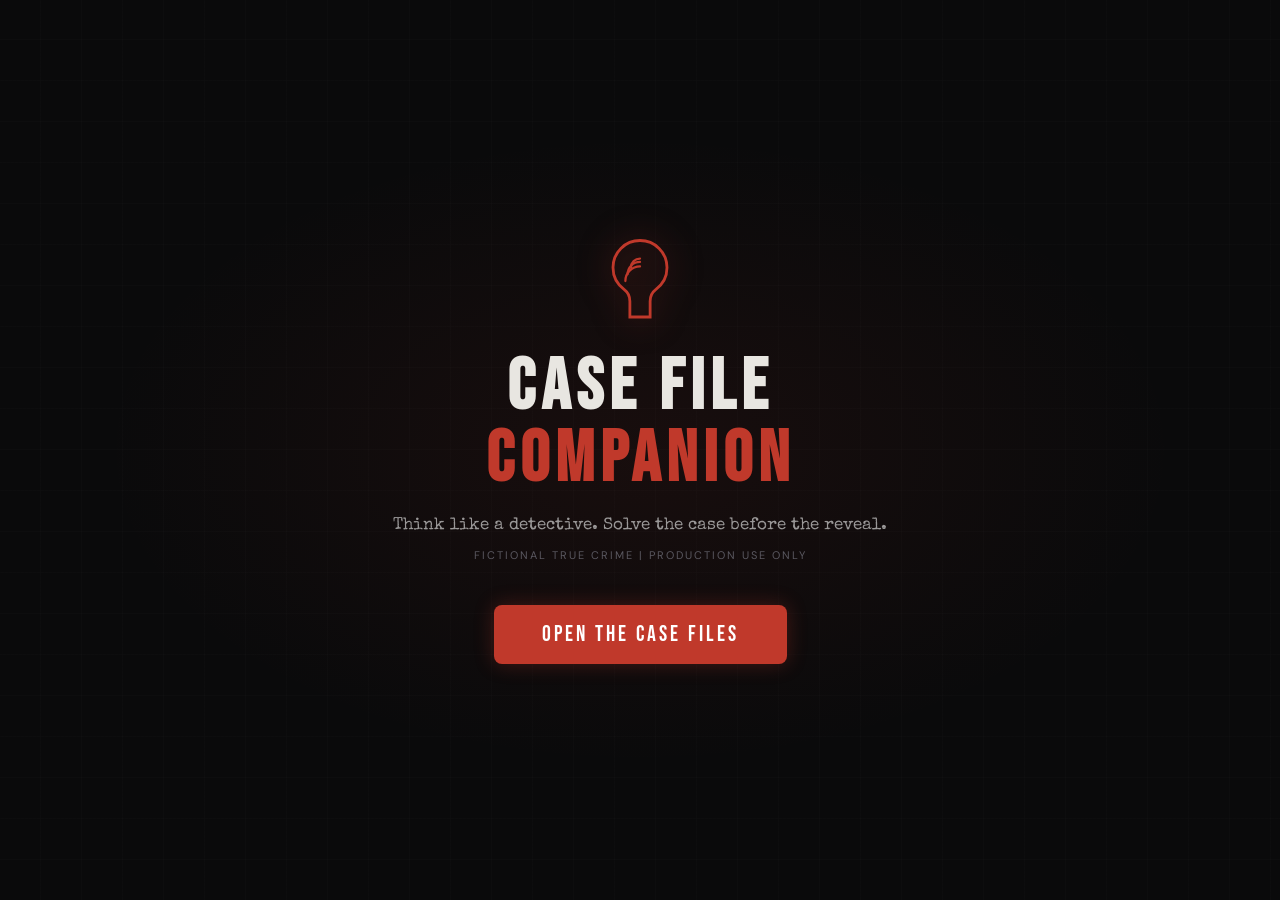
<file: index.html>
<!DOCTYPE html>
<html lang="en">
<head>
  <meta charset="UTF-8" />
  <meta name="viewport" content="width=device-width, initial-scale=1.0" />
  <title>Case File Companion | Fictional True Crime</title>
  <link rel="stylesheet" href="style.css" />
  <link href="https://fonts.googleapis.com/css2?family=Bebas+Neue&family=Special+Elite&family=DM+Sans:wght@300;400;500;600&display=swap" rel="stylesheet" />
</head>
<body>

<!-- SPLASH SCREEN -->
<div id="splash" class="splash">
  <div class="splash-inner">
    <div class="splash-logo">
      <svg class="splash-fp" viewBox="0 0 60 80" fill="none" xmlns="http://www.w3.org/2000/svg">
        <path d="M30 4C16.7 4 6 14.7 6 28c0 8.2 4.1 15.4 10.3 19.8C19.5 50.2 21 54 21 58v14h18V58c0-4 1.5-7.8 4.7-10.2C49.9 43.4 54 36.2 54 28 54 14.7 43.3 4 30 4z" stroke="#c0392b" stroke-width="2.5" fill="none"/>
        <path d="M22 28c0-4.4 3.6-8 8-8" stroke="#c0392b" stroke-width="2" stroke-linecap="round"/>
        <path d="M19 34c0-6.1 4.9-11 11-11" stroke="#c0392b" stroke-width="2" stroke-linecap="round"/>
        <path d="M17 40c0-7.2 5.8-13 13-13" stroke="#c0392b" stroke-width="2" stroke-linecap="round"/>
      </svg>
    </div>
    <h1 class="splash-title">CASE FILE<br/><span>COMPANION</span></h1>
    <p class="splash-sub">Think like a detective. Solve the case before the reveal.</p>
    <p class="splash-tag">Fictional True Crime | Production Use Only</p>
    <button class="splash-btn" onclick="enterApp()">OPEN THE CASE FILES</button>
  </div>
</div>

<!-- MAIN APP -->
<div id="app" class="app hidden">

  <!-- SIDEBAR -->
  <aside class="sidebar">
    <div class="sidebar-brand">
      <svg class="brand-fp" viewBox="0 0 40 54" fill="none">
        <path d="M20 3C11.2 3 4 10.2 4 19c0 5.5 2.7 10.3 6.9 13.2C13 34 14 36.8 14 39.5V51h12V39.5c0-2.7 1-5.5 3.1-7.3C33.3 29.3 36 24.5 36 19 36 10.2 28.8 3 20 3z" stroke="#c0392b" stroke-width="2" fill="none"/>
        <path d="M14.5 19c0-3 2.5-5.5 5.5-5.5" stroke="#c0392b" stroke-width="1.8" stroke-linecap="round"/>
        <path d="M12 23c0-4.4 3.6-8 8-8" stroke="#c0392b" stroke-width="1.8" stroke-linecap="round"/>
      </svg>
      <div class="brand-text">
        <span class="brand-name">CASE FILE</span>
        <span class="brand-sub">COMPANION</span>
      </div>
    </div>

    <nav class="sidebar-nav">
      <a class="nav-item active" onclick="showView('dashboard')" data-view="dashboard">
        <span class="nav-icon">&#9783;</span> Dashboard
      </a>
      <a class="nav-item" onclick="showView('cases')" data-view="cases">
        <span class="nav-icon">&#128193;</span> Cases
      </a>
      <a class="nav-item" onclick="showView('evidence')" data-view="evidence">
        <span class="nav-icon">&#128269;</span> Evidence
      </a>
      <a class="nav-item" onclick="showView('suspects')" data-view="suspects">
        <span class="nav-icon">&#128100;</span> Suspects
      </a>
      <a class="nav-item" onclick="showView('hints')" data-view="hints">
        <span class="nav-icon">&#128161;</span> Hints
      </a>
      <a class="nav-item" onclick="showView('stats')" data-view="stats">
        <span class="nav-icon">&#128202;</span> Stats
      </a>
      <a class="nav-item" href="verdict.html" style="margin-top:auto; border-top:1px solid var(--border); padding-top:14px;">
        <span class="nav-icon">&#9997;</span> Verdict Card
      </a>
    </nav>

    <div class="sidebar-footer">
      <span class="sidebar-footer-text">Built for Fictional True Crime<br/>YouTube Production</span>
      <span class="prod-badge">PRODUCTION USE ONLY</span>
    </div>
  </aside>

  <!-- MAIN CONTENT -->
  <main class="main-content">

    <!-- TOP BAR -->
    <header class="topbar">
      <div class="topbar-left" id="topbar-title">Dashboard</div>
      <div class="topbar-right">
        <span class="diff-label">DIFFICULTY</span>
        <span class="diff-badge" id="diff-badge">MEDIUM</span>
        <button class="how-btn" onclick="toggleHowItWorks()">? How It Works</button>
      </div>
    </header>

    <!-- HOW IT WORKS PANEL -->
    <div id="how-panel" class="how-panel hidden">
      <button class="how-close" onclick="toggleHowItWorks()">&#x2715;</button>
      <h3>How The Case File Companion Works</h3>
      <ol>
        <li>Pick a case from the <strong>Cases</strong> tab.</li>
        <li>Read the story, review evidence, and study suspects.</li>
        <li>Use hints wisely — each one narrows down your options.</li>
        <li>Submit your theory in the right panel. Name the perpetrator and state your motive.</li>
        <li>Get graded instantly with our forensic scoring system.</li>
        <li>Higher difficulty cases have fewer exposed clues and harder grading.</li>
      </ol>
    </div>

    <!-- VIEWS -->
    <div id="view-dashboard" class="view active-view">
      <div class="dashboard-grid">
        <div class="stat-card">
          <div class="stat-num" id="stat-total">6</div>
          <div class="stat-label">Total Cases</div>
        </div>
        <div class="stat-card accent">
          <div class="stat-num" id="stat-solved">0</div>
          <div class="stat-label">Cases Solved</div>
        </div>
        <div class="stat-card">
          <div class="stat-num" id="stat-hints">0</div>
          <div class="stat-label">Hints Used</div>
        </div>
        <div class="stat-card danger">
          <div class="stat-num" id="stat-score">0%</div>
          <div class="stat-label">Avg Score</div>
        </div>
      </div>

      <h2 class="section-heading">ACTIVE CASES</h2>
      <div class="case-list" id="dashboard-case-list"></div>
    </div>

    <div id="view-cases" class="view">
      <h2 class="section-heading">ALL CASE FILES</h2>
      <div class="case-list" id="all-case-list"></div>
    </div>

    <div id="view-case-detail" class="view case-detail-view">
      <!-- dynamically populated -->
    </div>

    <div id="view-evidence" class="view">
      <h2 class="section-heading">EVIDENCE ARCHIVE</h2>
      <p class="dim-text">Select a case to view its specific evidence, or browse all below.</p>
      <div id="evidence-archive" class="evidence-grid"></div>
    </div>

    <div id="view-suspects" class="view">
      <h2 class="section-heading">SUSPECT PROFILES</h2>
      <div id="suspect-list" class="suspect-grid"></div>
    </div>

    <div id="view-hints" class="view">
      <h2 class="section-heading">HINT VAULT</h2>
      <p class="dim-text">Hints are revealed per case when you open a case file.</p>
      <div id="hint-vault" class="hint-grid"></div>
    </div>

    <div id="view-stats" class="view">
      <h2 class="section-heading">YOUR DETECTIVE STATS</h2>
      <div id="stats-panel" class="stats-layout"></div>
    </div>

  </main>

  <!-- RIGHT PANEL (Theory + Progress) -->
  <aside class="right-panel" id="right-panel">
    <div class="theory-box">
      <h3 class="panel-heading"><span class="icon-pulse">&#128161;</span> YOUR THEORY</h3>
      <p class="panel-sub" id="theory-prompt">Select a case first, then submit your theory.</p>
      <textarea id="theory-input" class="theory-textarea" placeholder="Who did it? What was the motive? How?" maxlength="600"></textarea>
      <div class="char-count"><span id="char-count">0</span> / 600</div>

      <div class="suspect-select-wrap">
        <label class="select-label">Name the Perpetrator</label>
        <select id="suspect-select" class="suspect-select">
          <option value="">Select a case first...</option>
        </select>
      </div>

      <button class="submit-btn" onclick="submitTheory()">&#128373; SUBMIT THEORY</button>
    </div>

    <div class="progress-box" id="progress-box">
      <h3 class="panel-heading">CASE PROGRESS</h3>
      <div class="progress-bar-wrap">
        <div class="progress-bar-track">
          <div class="progress-bar-fill" id="progress-fill" style="width:0%"></div>
        </div>
        <span class="progress-pct" id="progress-pct">0%</span>
      </div>

      <div class="result-box hidden" id="result-box">
        <div class="result-grade" id="result-grade"></div>
        <div class="result-msg" id="result-msg"></div>
        <div class="result-score-wrap">
          <div class="donut-wrap">
            <svg class="donut" viewBox="0 0 80 80">
              <circle class="donut-track" cx="40" cy="40" r="32" />
              <circle class="donut-fill" id="donut-fill" cx="40" cy="40" r="32" stroke-dasharray="0 201" />
            </svg>
            <span class="donut-pct" id="donut-pct">0%</span>
          </div>
          <div class="result-details">
            <div class="result-nailed" id="result-nailed"></div>
            <div class="result-missed" id="result-missed"></div>
          </div>
        </div>
        <button class="hint-btn" onclick="revealNextHint()" id="hint-action-btn">&#128161; VIEW HINT</button>
      </div>

      <blockquote class="panel-quote">"The truth is always in the details. Keep questioning everything."</blockquote>
    </div>
  </aside>

</div>

<script src="script.js"></script>
</body>
</html>
</file>
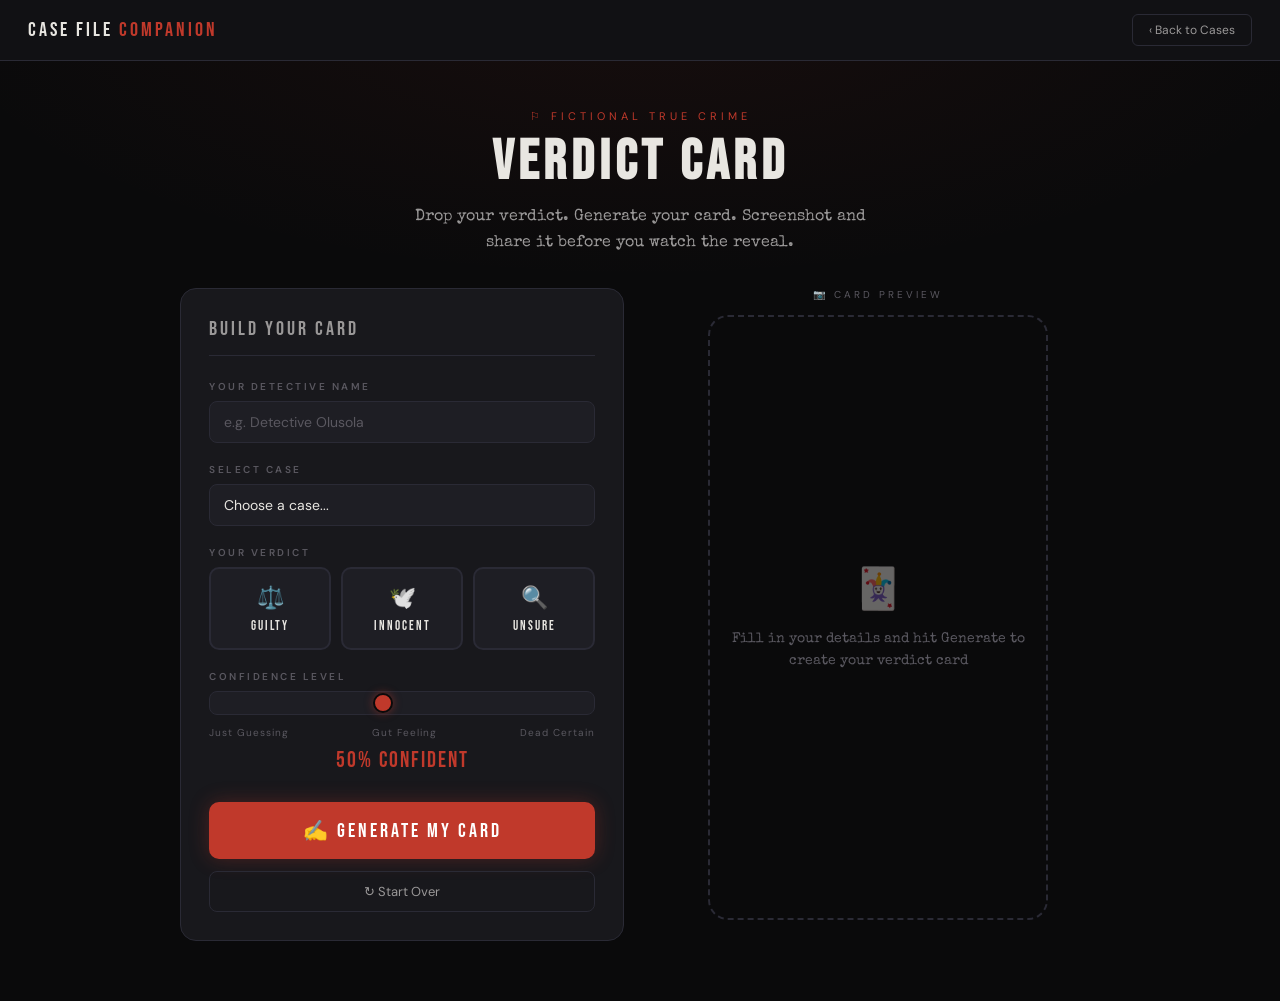
<file: verdict.html>
<!DOCTYPE html>
<html lang="en">
<head>
  <meta charset="UTF-8" />
  <meta name="viewport" content="width=device-width, initial-scale=1.0" />
  <title>Verdict Card Generator | Fictional True Crime</title>
  <link href="https://fonts.googleapis.com/css2?family=Bebas+Neue&family=Special+Elite&family=DM+Sans:wght@300;400;500;600&display=swap" rel="stylesheet" />
  <style>
    *, *::before, *::after { box-sizing: border-box; margin: 0; padding: 0; }

    :root {
      --bg: #0a0a0b;
      --bg-card: #18181c;
      --bg-input: #1e1e24;
      --border: #2a2a35;
      --red: #c0392b;
      --red-bright: #e74c3c;
      --amber: #d4a017;
      --green: #27ae60;
      --text: #e8e6e1;
      --text-dim: #5a5860;
      --text-mid: #9a9898;
      --font-d: 'Bebas Neue', cursive;
      --font-t: 'Special Elite', cursive;
      --font-b: 'DM Sans', sans-serif;
    }

    body {
      background: var(--bg);
      font-family: var(--font-b);
      color: var(--text);
      min-height: 100vh;
      padding: 0;
      background-image: radial-gradient(ellipse 80% 40% at 50% 0%, rgba(192,57,43,0.07) 0%, transparent 70%);
    }

    /* TOP NAV */
    .topnav {
      background: #111114;
      border-bottom: 1px solid var(--border);
      padding: 14px 28px;
      display: flex;
      align-items: center;
      justify-content: space-between;
    }

    .nav-brand {
      font-family: var(--font-d);
      font-size: 20px;
      letter-spacing: 3px;
      color: var(--text);
    }

    .nav-brand span { color: var(--red); }

    .nav-back {
      background: transparent;
      border: 1px solid var(--border);
      color: var(--text-mid);
      padding: 7px 16px;
      border-radius: 6px;
      font-size: 12px;
      cursor: pointer;
      text-decoration: none;
      transition: all 0.15s;
      font-family: var(--font-b);
    }

    .nav-back:hover { border-color: var(--red); color: var(--text); }

    /* HERO */
    .hero {
      text-align: center;
      padding: 48px 20px 32px;
    }

    .hero-eyebrow {
      font-size: 11px;
      letter-spacing: 4px;
      color: var(--red);
      text-transform: uppercase;
      margin-bottom: 12px;
    }

    .hero-title {
      font-family: var(--font-d);
      font-size: 56px;
      letter-spacing: 5px;
      line-height: 1;
      margin-bottom: 14px;
    }

    .hero-sub {
      font-family: var(--font-t);
      color: var(--text-mid);
      font-size: 16px;
      max-width: 480px;
      margin: 0 auto;
      line-height: 1.6;
    }

    /* MAIN LAYOUT */
    .main {
      max-width: 960px;
      margin: 0 auto;
      padding: 0 20px 60px;
      display: grid;
      grid-template-columns: 1fr 1fr;
      gap: 32px;
      align-items: start;
    }

    /* FORM PANEL */
    .form-panel {
      background: var(--bg-card);
      border: 1px solid var(--border);
      border-radius: 16px;
      padding: 28px;
    }

    .panel-title {
      font-family: var(--font-d);
      font-size: 20px;
      letter-spacing: 3px;
      color: var(--text-mid);
      margin-bottom: 24px;
      padding-bottom: 14px;
      border-bottom: 1px solid var(--border);
    }

    .field {
      margin-bottom: 20px;
    }

    .field label {
      display: block;
      font-size: 10px;
      letter-spacing: 2.5px;
      color: var(--text-dim);
      text-transform: uppercase;
      margin-bottom: 8px;
      font-weight: 600;
    }

    .field input,
    .field select {
      width: 100%;
      background: var(--bg-input);
      border: 1px solid var(--border);
      border-radius: 8px;
      color: var(--text);
      font-family: var(--font-b);
      font-size: 14px;
      padding: 11px 14px;
      outline: none;
      transition: border-color 0.15s;
      -webkit-appearance: none;
    }

    .field input:focus,
    .field select:focus { border-color: var(--red); }

    .field input::placeholder { color: var(--text-dim); }

    .field select option { background: #1e1e24; }

    /* VERDICT BUTTONS */
    .verdict-grid {
      display: grid;
      grid-template-columns: repeat(3, 1fr);
      gap: 10px;
    }

    .verdict-btn {
      background: var(--bg-input);
      border: 2px solid var(--border);
      border-radius: 10px;
      padding: 14px 8px;
      cursor: pointer;
      text-align: center;
      transition: all 0.2s;
      font-family: var(--font-b);
    }

    .verdict-btn:hover { border-color: var(--red); }

    .verdict-btn.selected-guilty {
      background: rgba(192,57,43,0.15);
      border-color: var(--red);
    }

    .verdict-btn.selected-innocent {
      background: rgba(39,174,96,0.15);
      border-color: var(--green);
    }

    .verdict-btn.selected-undecided {
      background: rgba(212,160,23,0.15);
      border-color: var(--amber);
    }

    .verdict-icon { font-size: 22px; margin-bottom: 6px; }

    .verdict-label {
      font-family: var(--font-d);
      font-size: 13px;
      letter-spacing: 2px;
      color: var(--text);
    }

    /* CONFIDENCE SLIDER */
    .slider-wrap {
      position: relative;
    }

    .conf-slider {
      width: 100%;
      -webkit-appearance: none;
      appearance: none;
      height: 6px;
      border-radius: 20px;
      background: var(--bg-input);
      outline: none;
      border: 1px solid var(--border);
    }

    .conf-slider::-webkit-slider-thumb {
      -webkit-appearance: none;
      width: 20px;
      height: 20px;
      border-radius: 50%;
      background: var(--red);
      cursor: pointer;
      border: 2px solid var(--bg);
      box-shadow: 0 0 8px rgba(192,57,43,0.5);
    }

    .conf-labels {
      display: flex;
      justify-content: space-between;
      font-size: 10px;
      color: var(--text-dim);
      margin-top: 6px;
      letter-spacing: 1px;
    }

    .conf-value {
      text-align: center;
      font-family: var(--font-d);
      font-size: 22px;
      color: var(--red);
      margin-top: 8px;
      letter-spacing: 2px;
    }

    /* GENERATE BUTTON */
    .gen-btn {
      width: 100%;
      background: var(--red);
      color: #fff;
      border: none;
      padding: 16px;
      border-radius: 10px;
      font-family: var(--font-d);
      font-size: 20px;
      letter-spacing: 3px;
      cursor: pointer;
      margin-top: 8px;
      transition: all 0.2s;
      box-shadow: 0 0 20px rgba(192,57,43,0.3);
    }

    .gen-btn:hover {
      background: var(--red-bright);
      transform: translateY(-2px);
      box-shadow: 0 0 32px rgba(192,57,43,0.5);
    }

    /* PREVIEW PANEL */
    .preview-panel {
      position: sticky;
      top: 20px;
    }

    .preview-label {
      font-size: 10px;
      letter-spacing: 3px;
      color: var(--text-dim);
      text-transform: uppercase;
      margin-bottom: 14px;
      text-align: center;
    }

    /* THE CARD ITSELF */
    .verdict-card {
      width: 100%;
      aspect-ratio: 9/16;
      max-width: 340px;
      margin: 0 auto;
      border-radius: 20px;
      overflow: hidden;
      position: relative;
      background: #0d0d10;
      border: 1px solid var(--border);
      display: flex;
      flex-direction: column;
      transition: all 0.3s;
    }

    .card-noise {
      position: absolute;
      inset: 0;
      background-image: url("data:image/svg+xml,%3Csvg viewBox='0 0 200 200' xmlns='http://www.w3.org/2000/svg'%3E%3Cfilter id='n'%3E%3CfeTurbulence type='fractalNoise' baseFrequency='0.9' numOctaves='4' stitchTiles='stitch'/%3E%3C/filter%3E%3Crect width='100%25' height='100%25' filter='url(%23n)' opacity='0.04'/%3E%3C/svg%3E");
      pointer-events: none;
      z-index: 1;
    }

    .card-glow {
      position: absolute;
      top: -60px;
      left: 50%;
      transform: translateX(-50%);
      width: 260px;
      height: 260px;
      border-radius: 50%;
      background: radial-gradient(circle, rgba(192,57,43,0.18) 0%, transparent 70%);
      pointer-events: none;
      z-index: 0;
      transition: background 0.4s;
    }

    .card-glow.green { background: radial-gradient(circle, rgba(39,174,96,0.18) 0%, transparent 70%); }
    .card-glow.amber { background: radial-gradient(circle, rgba(212,160,23,0.18) 0%, transparent 70%); }

    .card-top {
      padding: 22px 20px 0;
      position: relative;
      z-index: 2;
    }

    .card-channel {
      font-size: 9px;
      letter-spacing: 3px;
      color: rgba(255,255,255,0.3);
      text-transform: uppercase;
      margin-bottom: 4px;
    }

    .card-case-num {
      font-size: 10px;
      letter-spacing: 2px;
      color: var(--red);
      text-transform: uppercase;
      margin-bottom: 6px;
      transition: color 0.3s;
    }

    .card-case-num.green { color: var(--green); }
    .card-case-num.amber { color: var(--amber); }

    .card-divider {
      height: 1px;
      background: rgba(255,255,255,0.08);
      margin: 12px 0;
    }

    .card-case-title {
      font-family: var(--font-d);
      font-size: 26px;
      letter-spacing: 3px;
      color: var(--text);
      line-height: 1.1;
      margin-bottom: 6px;
      word-break: break-word;
    }

    .card-case-sub {
      font-size: 10px;
      color: rgba(255,255,255,0.35);
      letter-spacing: 1.5px;
      text-transform: uppercase;
    }

    .card-middle {
      flex: 1;
      display: flex;
      flex-direction: column;
      align-items: center;
      justify-content: center;
      position: relative;
      z-index: 2;
      padding: 10px 20px;
    }

    .verdict-stamp {
      font-family: var(--font-d);
      font-size: 52px;
      letter-spacing: 6px;
      color: var(--red);
      text-align: center;
      line-height: 1;
      margin-bottom: 6px;
      transition: color 0.3s;
      text-shadow: 0 0 30px rgba(192,57,43,0.4);
    }

    .verdict-stamp.green {
      color: var(--green);
      text-shadow: 0 0 30px rgba(39,174,96,0.4);
    }

    .verdict-stamp.amber {
      color: var(--amber);
      text-shadow: 0 0 30px rgba(212,160,23,0.4);
    }

    .verdict-stamp-sub {
      font-family: var(--font-t);
      font-size: 13px;
      color: rgba(255,255,255,0.4);
      margin-bottom: 24px;
      text-align: center;
    }

    /* CONFIDENCE RING */
    .conf-ring-wrap {
      position: relative;
      width: 90px;
      height: 90px;
      margin: 0 auto 10px;
    }

    .conf-ring {
      width: 90px;
      height: 90px;
      transform: rotate(-90deg);
    }

    .conf-ring-track {
      fill: none;
      stroke: rgba(255,255,255,0.07);
      stroke-width: 7;
    }

    .conf-ring-fill {
      fill: none;
      stroke: var(--red);
      stroke-width: 7;
      stroke-linecap: round;
      transition: stroke-dasharray 0.6s ease, stroke 0.3s;
    }

    .conf-ring-label {
      position: absolute;
      inset: 0;
      display: flex;
      flex-direction: column;
      align-items: center;
      justify-content: center;
    }

    .conf-ring-pct {
      font-family: var(--font-d);
      font-size: 22px;
      color: var(--text);
      line-height: 1;
    }

    .conf-ring-word {
      font-size: 8px;
      letter-spacing: 2px;
      color: rgba(255,255,255,0.35);
      text-transform: uppercase;
    }

    .card-bottom {
      padding: 16px 20px 20px;
      position: relative;
      z-index: 2;
      border-top: 1px solid rgba(255,255,255,0.07);
    }

    .card-detective-label {
      font-size: 9px;
      letter-spacing: 2.5px;
      color: rgba(255,255,255,0.3);
      text-transform: uppercase;
      margin-bottom: 4px;
    }

    .card-detective-name {
      font-family: var(--font-d);
      font-size: 20px;
      letter-spacing: 2px;
      color: var(--text);
      margin-bottom: 12px;
    }

    .card-footer-row {
      display: flex;
      justify-content: space-between;
      align-items: center;
    }

    .card-tag {
      font-size: 9px;
      letter-spacing: 2px;
      color: rgba(255,255,255,0.2);
      text-transform: uppercase;
    }

    .card-fp {
      opacity: 0.18;
    }

    /* SCREENSHOT INSTRUCTIONS */
    .screenshot-tip {
      background: rgba(212,160,23,0.08);
      border: 1px solid rgba(212,160,23,0.2);
      border-radius: 10px;
      padding: 14px 16px;
      margin-top: 16px;
      text-align: center;
      font-size: 12px;
      color: var(--amber);
      line-height: 1.6;
    }

    .screenshot-tip strong {
      display: block;
      font-family: var(--font-d);
      font-size: 14px;
      letter-spacing: 2px;
      margin-bottom: 4px;
    }

    /* RESET */
    .reset-btn {
      width: 100%;
      background: transparent;
      border: 1px solid var(--border);
      color: var(--text-mid);
      padding: 11px;
      border-radius: 8px;
      font-family: var(--font-b);
      font-size: 13px;
      cursor: pointer;
      margin-top: 12px;
      transition: all 0.15s;
    }

    .reset-btn:hover { border-color: var(--red); color: var(--text); }

    /* EMPTY STATE */
    .empty-card {
      width: 100%;
      aspect-ratio: 9/16;
      max-width: 340px;
      margin: 0 auto;
      border-radius: 20px;
      border: 2px dashed var(--border);
      display: flex;
      flex-direction: column;
      align-items: center;
      justify-content: center;
      gap: 14px;
      color: var(--text-dim);
    }

    .empty-icon { font-size: 40px; opacity: 0.4; }

    .empty-text {
      font-family: var(--font-t);
      font-size: 14px;
      color: var(--text-dim);
      text-align: center;
      line-height: 1.6;
      padding: 0 20px;
    }

    /* GENERATED STATE */
    .card-generated {
      animation: popIn 0.4s cubic-bezier(0.34,1.56,0.64,1) both;
    }

    @keyframes popIn {
      from { transform: scale(0.92); opacity: 0; }
      to { transform: scale(1); opacity: 1; }
    }

    @keyframes fadeUp {
      from { opacity: 0; transform: translateY(14px); }
      to { opacity: 1; transform: translateY(0); }
    }

    .hero { animation: fadeUp 0.6s ease both; }
    .form-panel { animation: fadeUp 0.6s 0.1s ease both; }
    .preview-panel { animation: fadeUp 0.6s 0.2s ease both; }

    /* SCROLLBAR */
    ::-webkit-scrollbar { width: 5px; }
    ::-webkit-scrollbar-track { background: transparent; }
    ::-webkit-scrollbar-thumb { background: var(--border); border-radius: 10px; }

    @media (max-width: 700px) {
      .main { grid-template-columns: 1fr; }
      .preview-panel { position: static; }
      .hero-title { font-size: 38px; }
    }
  </style>
</head>
<body>

<!-- TOP NAV -->
<nav class="topnav">
  <div class="nav-brand">CASE FILE <span>COMPANION</span></div>
  <a href="index.html" class="nav-back">&#8249; Back to Cases</a>
</nav>

<!-- HERO -->
<div class="hero">
  <div class="hero-eyebrow">&#9872; Fictional True Crime</div>
  <h1 class="hero-title">VERDICT CARD</h1>
  <p class="hero-sub">Drop your verdict. Generate your card. Screenshot and share it before you watch the reveal.</p>
</div>

<!-- MAIN -->
<div class="main">

  <!-- FORM -->
  <div class="form-panel">
    <div class="panel-title">BUILD YOUR CARD</div>

    <div class="field">
      <label>Your Detective Name</label>
      <input type="text" id="det-name" placeholder="e.g. Detective Olusola" maxlength="28" oninput="liveUpdate()" />
    </div>

    <div class="field">
      <label>Select Case</label>
      <select id="case-select" onchange="liveUpdate()">
        <option value="">Choose a case...</option>
        <option value="The Midnight Call|CASE #01|Radio Studio Homicide">The Midnight Call — Case #01</option>
        <option value="The Vanishing Witness|CASE #02|Courthouse Disappearance">The Vanishing Witness — Case #02</option>
        <option value="Room 204|CASE #03|Hotel Suspicious Death">Room 204 — Case #03</option>
        <option value="The Silent Partner|CASE #04|Corporate Poisoning">The Silent Partner — Case #04</option>
        <option value="The Burned Manuscript|CASE #05|Arson & Theft">The Burned Manuscript — Case #05</option>
        <option value="The Empty Alibi|CASE #06|Domestic Homicide">The Empty Alibi — Case #06</option>
      </select>
    </div>

    <div class="field">
      <label>Your Verdict</label>
      <div class="verdict-grid">
        <div class="verdict-btn" id="btn-guilty" onclick="selectVerdict('guilty')">
          <div class="verdict-icon">⚖️</div>
          <div class="verdict-label">GUILTY</div>
        </div>
        <div class="verdict-btn" id="btn-innocent" onclick="selectVerdict('innocent')">
          <div class="verdict-icon">🕊️</div>
          <div class="verdict-label">INNOCENT</div>
        </div>
        <div class="verdict-btn" id="btn-undecided" onclick="selectVerdict('undecided')">
          <div class="verdict-icon">🔍</div>
          <div class="verdict-label">UNSURE</div>
        </div>
      </div>
    </div>

    <div class="field">
      <label>Confidence Level</label>
      <div class="slider-wrap">
        <input type="range" class="conf-slider" id="conf-slider" min="10" max="100" step="5" value="50" oninput="liveUpdate()" />
        <div class="conf-labels">
          <span>Just Guessing</span>
          <span>Gut Feeling</span>
          <span>Dead Certain</span>
        </div>
        <div class="conf-value" id="conf-display">50% CONFIDENT</div>
      </div>
    </div>

    <button class="gen-btn" onclick="generateCard()">&#9997; GENERATE MY CARD</button>
    <button class="reset-btn" onclick="resetForm()">&#8635; Start Over</button>
  </div>

  <!-- PREVIEW -->
  <div class="preview-panel">
    <div class="preview-label">&#128247; Card Preview</div>

    <!-- EMPTY STATE -->
    <div class="empty-card" id="empty-state">
      <div class="empty-icon">🃏</div>
      <div class="empty-text">Fill in your details and hit Generate to create your verdict card</div>
    </div>

    <!-- THE CARD -->
    <div class="verdict-card" id="verdict-card" style="display:none;">
      <div class="card-noise"></div>
      <div class="card-glow" id="card-glow"></div>

      <div class="card-top">
        <div class="card-channel">Fictional True Crime Channel</div>
        <div class="card-case-num" id="card-case-num">CASE #01</div>
        <div class="card-case-title" id="card-case-title">THE MIDNIGHT CALL</div>
        <div class="card-case-sub" id="card-case-sub">Radio Studio Homicide</div>
        <div class="card-divider"></div>
      </div>

      <div class="card-middle">
        <div class="verdict-stamp" id="card-verdict-stamp">GUILTY</div>
        <div class="verdict-stamp-sub" id="card-verdict-sub">My Official Verdict</div>

        <div class="conf-ring-wrap">
          <svg class="conf-ring" viewBox="0 0 90 90">
            <circle class="conf-ring-track" cx="45" cy="45" r="38" />
            <circle class="conf-ring-fill" id="ring-fill" cx="45" cy="45" r="38"
              stroke-dasharray="0 239" />
          </svg>
          <div class="conf-ring-label">
            <span class="conf-ring-pct" id="ring-pct">50%</span>
            <span class="conf-ring-word">Confident</span>
          </div>
        </div>
      </div>

      <div class="card-bottom">
        <div class="card-detective-label">Detective</div>
        <div class="card-detective-name" id="card-det-name">Your Name</div>
        <div class="card-footer-row">
          <span class="card-tag">#FictionalTrueCrime</span>
          <svg class="card-fp" width="22" height="30" viewBox="0 0 40 54" fill="none">
            <path d="M20 3C11.2 3 4 10.2 4 19c0 5.5 2.7 10.3 6.9 13.2C13 34 14 36.8 14 39.5V51h12V39.5c0-2.7 1-5.5 3.1-7.3C33.3 29.3 36 24.5 36 19 36 10.2 28.8 3 20 3z" stroke="white" stroke-width="2" fill="none"/>
          </svg>
        </div>
      </div>
    </div>

    <!-- SCREENSHOT TIP -->
    <div class="screenshot-tip" id="screenshot-tip" style="display:none;">
      <strong>&#128247; SCREENSHOT THIS CARD</strong>
      Share it on your socials with <strong>#FictionalTrueCrime</strong> before you watch the reveal. Then come back and see if you were right.
    </div>

  </div>
</div>

<script>
  let selectedVerdict = '';

  const verdictConfig = {
    guilty:    { label: 'GUILTY',    sub: 'My Official Verdict', color: 'red',   glowClass: '',       stampClass: '',       numClass: '' },
    innocent:  { label: 'INNOCENT',  sub: 'My Official Verdict', color: 'green', glowClass: 'green',  stampClass: 'green',  numClass: 'green' },
    undecided: { label: 'UNSURE',    sub: 'The Jury Is Still Out', color: 'amber', glowClass: 'amber', stampClass: 'amber',  numClass: 'amber' },
  };

  function selectVerdict(v) {
    selectedVerdict = v;
    document.getElementById('btn-guilty').className = 'verdict-btn' + (v === 'guilty' ? ' selected-guilty' : '');
    document.getElementById('btn-innocent').className = 'verdict-btn' + (v === 'innocent' ? ' selected-innocent' : '');
    document.getElementById('btn-undecided').className = 'verdict-btn' + (v === 'undecided' ? ' selected-undecided' : '');
    liveUpdate();
  }

  function liveUpdate() {
    const conf = document.getElementById('conf-slider').value;
    document.getElementById('conf-display').textContent = conf + '% CONFIDENT';
  }

  function generateCard() {
    const name = document.getElementById('det-name').value.trim();
    const caseRaw = document.getElementById('case-select').value;
    const conf = parseInt(document.getElementById('conf-slider').value);

    if (!name) { alert('Enter your detective name first.'); return; }
    if (!caseRaw) { alert('Select a case first.'); return; }
    if (!selectedVerdict) { alert('Select your verdict first — Guilty, Innocent, or Unsure.'); return; }

    const [caseTitle, caseNum, caseSub] = caseRaw.split('|');
    const vc = verdictConfig[selectedVerdict];
    const circumference = 2 * Math.PI * 38;
    const fill = (conf / 100) * circumference;

    // Populate card
    document.getElementById('card-case-num').textContent = caseNum;
    document.getElementById('card-case-num').className = 'card-case-num' + (vc.numClass ? ' ' + vc.numClass : '');
    document.getElementById('card-case-title').textContent = caseTitle.toUpperCase();
    document.getElementById('card-case-sub').textContent = caseSub;
    document.getElementById('card-verdict-stamp').textContent = vc.label;
    document.getElementById('card-verdict-stamp').className = 'verdict-stamp' + (vc.stampClass ? ' ' + vc.stampClass : '');
    document.getElementById('card-verdict-sub').textContent = vc.sub;
    document.getElementById('card-det-name').textContent = name;
    document.getElementById('ring-pct').textContent = conf + '%';

    // Ring color
    const ringFill = document.getElementById('ring-fill');
    ringFill.style.stroke = vc.color === 'green' ? '#27ae60' : vc.color === 'amber' ? '#d4a017' : '#c0392b';
    setTimeout(() => {
      ringFill.style.strokeDasharray = `${fill} ${circumference}`;
    }, 80);

    // Glow
    const glow = document.getElementById('card-glow');
    glow.className = 'card-glow' + (vc.glowClass ? ' ' + vc.glowClass : '');

    // Show card
    document.getElementById('empty-state').style.display = 'none';
    const card = document.getElementById('verdict-card');
    card.style.display = 'flex';
    card.classList.remove('card-generated');
    void card.offsetWidth;
    card.classList.add('card-generated');

    document.getElementById('screenshot-tip').style.display = 'block';
  }

  function resetForm() {
    document.getElementById('det-name').value = '';
    document.getElementById('case-select').value = '';
    document.getElementById('conf-slider').value = 50;
    document.getElementById('conf-display').textContent = '50% CONFIDENT';
    selectedVerdict = '';
    document.getElementById('btn-guilty').className = 'verdict-btn';
    document.getElementById('btn-innocent').className = 'verdict-btn';
    document.getElementById('btn-undecided').className = 'verdict-btn';
    document.getElementById('verdict-card').style.display = 'none';
    document.getElementById('empty-state').style.display = 'flex';
    document.getElementById('screenshot-tip').style.display = 'none';
  }
</script>
</body>
</html>
</file>
<file: style.css>
/* ============================================================
   CASE FILE COMPANION — style.css
   Dark forensic aesthetic | Fictional True Crime Channel
   ============================================================ */

*, *::before, *::after {
  box-sizing: border-box;
  margin: 0;
  padding: 0;
}

:root {
  --bg-void: #0a0a0b;
  --bg-base: #111114;
  --bg-card: #18181c;
  --bg-card2: #1e1e24;
  --bg-hover: #252530;
  --border: #2a2a35;
  --border-accent: #3a1a1a;
  --red: #c0392b;
  --red-bright: #e74c3c;
  --red-glow: rgba(192, 57, 43, 0.25);
  --amber: #d4a017;
  --amber-dim: rgba(212, 160, 23, 0.15);
  --green: #27ae60;
  --text-primary: #e8e6e1;
  --text-secondary: #9a9898;
  --text-dim: #5a5860;
  --text-red: #e05050;
  --font-display: 'Bebas Neue', cursive;
  --font-type: 'Special Elite', cursive;
  --font-body: 'DM Sans', sans-serif;
  --radius: 8px;
  --radius-lg: 14px;
  --shadow: 0 4px 24px rgba(0,0,0,0.5);
  --shadow-red: 0 0 20px rgba(192,57,43,0.3);
  --sidebar-w: 200px;
  --right-w: 320px;
  --topbar-h: 56px;
}

html, body {
  height: 100%;
  font-family: var(--font-body);
  background: var(--bg-void);
  color: var(--text-primary);
  font-size: 14px;
  line-height: 1.6;
  -webkit-font-smoothing: antialiased;
}

/* ============================================================
   SPLASH
   ============================================================ */
.splash {
  position: fixed;
  inset: 0;
  background: var(--bg-void);
  display: flex;
  align-items: center;
  justify-content: center;
  z-index: 9999;
  background-image:
    radial-gradient(ellipse 60% 50% at 50% 50%, rgba(192,57,43,0.08) 0%, transparent 70%),
    repeating-linear-gradient(0deg, transparent, transparent 40px, rgba(255,255,255,0.01) 40px, rgba(255,255,255,0.01) 41px),
    repeating-linear-gradient(90deg, transparent, transparent 40px, rgba(255,255,255,0.01) 40px, rgba(255,255,255,0.01) 41px);
}

.splash-inner {
  text-align: center;
  animation: fadeUp 0.8s ease both;
}

.splash-fp {
  width: 70px;
  height: 90px;
  margin-bottom: 20px;
  filter: drop-shadow(0 0 16px rgba(192,57,43,0.6));
  animation: pulse 2.5s ease-in-out infinite;
}

.splash-title {
  font-family: var(--font-display);
  font-size: 72px;
  letter-spacing: 6px;
  line-height: 1;
  color: var(--text-primary);
  margin-bottom: 16px;
}

.splash-title span {
  color: var(--red);
  display: block;
}

.splash-sub {
  font-family: var(--font-type);
  color: var(--text-secondary);
  font-size: 17px;
  margin-bottom: 8px;
}

.splash-tag {
  font-size: 11px;
  color: var(--text-dim);
  letter-spacing: 2px;
  text-transform: uppercase;
  margin-bottom: 40px;
}

.splash-btn {
  background: var(--red);
  color: #fff;
  border: none;
  padding: 16px 48px;
  font-family: var(--font-display);
  font-size: 22px;
  letter-spacing: 3px;
  border-radius: var(--radius);
  cursor: pointer;
  transition: all 0.2s;
  box-shadow: var(--shadow-red);
}

.splash-btn:hover {
  background: var(--red-bright);
  transform: translateY(-2px);
  box-shadow: 0 0 32px rgba(192,57,43,0.5);
}

/* ============================================================
   APP LAYOUT
   ============================================================ */
.app {
  display: grid;
  grid-template-columns: var(--sidebar-w) 1fr var(--right-w);
  grid-template-rows: 100vh;
  height: 100vh;
  overflow: hidden;
}

.hidden { display: none !important; }

/* ============================================================
   SIDEBAR
   ============================================================ */
.sidebar {
  background: var(--bg-base);
  border-right: 1px solid var(--border);
  display: flex;
  flex-direction: column;
  overflow: hidden;
}

.sidebar-brand {
  display: flex;
  align-items: center;
  gap: 10px;
  padding: 18px 16px;
  border-bottom: 1px solid var(--border);
}

.brand-fp {
  width: 28px;
  height: 38px;
  flex-shrink: 0;
}

.brand-text {
  display: flex;
  flex-direction: column;
  line-height: 1;
}

.brand-name {
  font-family: var(--font-display);
  font-size: 18px;
  letter-spacing: 2px;
  color: var(--text-primary);
}

.brand-sub {
  font-size: 9px;
  letter-spacing: 3px;
  color: var(--red);
  text-transform: uppercase;
}

.sidebar-nav {
  display: flex;
  flex-direction: column;
  padding: 12px 0;
  flex: 1;
}

.nav-item {
  display: flex;
  align-items: center;
  gap: 10px;
  padding: 11px 20px;
  color: var(--text-secondary);
  cursor: pointer;
  font-size: 13px;
  font-weight: 500;
  transition: all 0.15s;
  border-left: 3px solid transparent;
  text-decoration: none;
}

.nav-item:hover {
  background: var(--bg-hover);
  color: var(--text-primary);
}

.nav-item.active {
  background: rgba(192, 57, 43, 0.12);
  color: var(--text-primary);
  border-left-color: var(--red);
}

.nav-icon {
  font-size: 14px;
  width: 20px;
  text-align: center;
}

.sidebar-footer {
  padding: 16px;
  border-top: 1px solid var(--border);
}

.sidebar-footer-text {
  display: block;
  font-size: 10px;
  color: var(--text-dim);
  line-height: 1.5;
  margin-bottom: 10px;
}

.prod-badge {
  display: inline-block;
  background: transparent;
  border: 1px solid var(--red);
  color: var(--red);
  font-size: 9px;
  font-weight: 700;
  letter-spacing: 1.5px;
  padding: 4px 8px;
  border-radius: 4px;
}

/* ============================================================
   MAIN CONTENT
   ============================================================ */
.main-content {
  display: flex;
  flex-direction: column;
  overflow: hidden;
  background: var(--bg-void);
}

.topbar {
  height: var(--topbar-h);
  background: var(--bg-base);
  border-bottom: 1px solid var(--border);
  display: flex;
  align-items: center;
  justify-content: space-between;
  padding: 0 24px;
  flex-shrink: 0;
}

.topbar-left {
  font-family: var(--font-type);
  font-size: 17px;
  color: var(--text-primary);
  letter-spacing: 1px;
}

.topbar-right {
  display: flex;
  align-items: center;
  gap: 14px;
}

.diff-label {
  font-size: 10px;
  letter-spacing: 2px;
  color: var(--text-dim);
  text-transform: uppercase;
}

.diff-badge {
  background: var(--red);
  color: #fff;
  font-family: var(--font-display);
  font-size: 14px;
  letter-spacing: 2px;
  padding: 4px 14px;
  border-radius: 4px;
}

.diff-badge.easy { background: var(--green); }
.diff-badge.medium { background: var(--amber); color: #111; }
.diff-badge.hard { background: var(--red); }

.how-btn {
  background: transparent;
  border: 1px solid var(--border);
  color: var(--text-secondary);
  padding: 6px 14px;
  border-radius: var(--radius);
  font-size: 12px;
  cursor: pointer;
  transition: all 0.15s;
}

.how-btn:hover {
  border-color: var(--red);
  color: var(--text-primary);
}

.how-panel {
  background: var(--bg-card);
  border-bottom: 1px solid var(--border-accent);
  padding: 20px 28px;
  position: relative;
  flex-shrink: 0;
}

.how-close {
  position: absolute;
  top: 14px;
  right: 18px;
  background: transparent;
  border: none;
  color: var(--text-secondary);
  font-size: 18px;
  cursor: pointer;
}

.how-panel h3 {
  font-family: var(--font-display);
  font-size: 18px;
  letter-spacing: 2px;
  color: var(--red);
  margin-bottom: 12px;
}

.how-panel ol {
  padding-left: 18px;
  color: var(--text-secondary);
  font-size: 13px;
  line-height: 2;
}

.how-panel ol li strong {
  color: var(--text-primary);
}

/* ============================================================
   VIEWS
   ============================================================ */
.view {
  display: none;
  flex: 1;
  overflow-y: auto;
  padding: 24px;
}

.active-view {
  display: block;
}

.section-heading {
  font-family: var(--font-display);
  font-size: 24px;
  letter-spacing: 3px;
  color: var(--text-primary);
  margin-bottom: 20px;
  padding-bottom: 10px;
  border-bottom: 1px solid var(--border);
}

.dim-text {
  color: var(--text-dim);
  font-size: 13px;
  margin-bottom: 20px;
}

/* ============================================================
   DASHBOARD
   ============================================================ */
.dashboard-grid {
  display: grid;
  grid-template-columns: repeat(4, 1fr);
  gap: 16px;
  margin-bottom: 32px;
}

.stat-card {
  background: var(--bg-card);
  border: 1px solid var(--border);
  border-radius: var(--radius-lg);
  padding: 22px 20px;
  text-align: center;
  transition: transform 0.15s;
}

.stat-card:hover { transform: translateY(-2px); }

.stat-card.accent { border-color: rgba(39,174,96,0.3); }
.stat-card.danger { border-color: var(--border-accent); }

.stat-num {
  font-family: var(--font-display);
  font-size: 42px;
  color: var(--red);
  line-height: 1;
}

.stat-card.accent .stat-num { color: var(--green); }
.stat-card.danger .stat-num { color: var(--amber); }

.stat-label {
  font-size: 11px;
  color: var(--text-dim);
  letter-spacing: 2px;
  text-transform: uppercase;
  margin-top: 6px;
}

/* ============================================================
   CASE LIST CARDS
   ============================================================ */
.case-list {
  display: flex;
  flex-direction: column;
  gap: 14px;
}

.case-card {
  background: var(--bg-card);
  border: 1px solid var(--border);
  border-radius: var(--radius-lg);
  padding: 20px 22px;
  display: grid;
  grid-template-columns: 1fr auto;
  gap: 14px;
  align-items: center;
  cursor: pointer;
  transition: all 0.15s;
}

.case-card:hover {
  background: var(--bg-card2);
  border-color: var(--red);
  box-shadow: 0 0 14px rgba(192,57,43,0.1);
}

.case-num {
  font-size: 10px;
  color: var(--red);
  letter-spacing: 2px;
  text-transform: uppercase;
  margin-bottom: 4px;
}

.case-title {
  font-family: var(--font-display);
  font-size: 22px;
  letter-spacing: 2px;
  color: var(--text-primary);
  margin-bottom: 6px;
}

.case-blurb {
  font-size: 12px;
  color: var(--text-secondary);
  line-height: 1.5;
}

.case-meta {
  display: flex;
  gap: 8px;
  margin-top: 10px;
  flex-wrap: wrap;
}

.meta-chip {
  background: var(--bg-hover);
  border: 1px solid var(--border);
  border-radius: 20px;
  padding: 3px 10px;
  font-size: 10px;
  color: var(--text-secondary);
  letter-spacing: 1px;
}

.case-right {
  display: flex;
  flex-direction: column;
  align-items: flex-end;
  gap: 10px;
}

.diff-pill {
  font-family: var(--font-display);
  font-size: 12px;
  letter-spacing: 2px;
  padding: 5px 14px;
  border-radius: 20px;
  text-transform: uppercase;
}

.diff-pill.easy { background: rgba(39,174,96,0.15); color: var(--green); border: 1px solid rgba(39,174,96,0.3); }
.diff-pill.medium { background: rgba(212,160,23,0.15); color: var(--amber); border: 1px solid rgba(212,160,23,0.3); }
.diff-pill.hard { background: rgba(192,57,43,0.15); color: var(--red); border: 1px solid rgba(192,57,43,0.3); }

.solved-badge {
  font-size: 10px;
  color: var(--green);
  letter-spacing: 1px;
  text-transform: uppercase;
}

.open-btn {
  background: var(--red);
  color: #fff;
  border: none;
  padding: 8px 18px;
  border-radius: var(--radius);
  font-family: var(--font-display);
  font-size: 13px;
  letter-spacing: 2px;
  cursor: pointer;
  transition: background 0.15s;
}

.open-btn:hover { background: var(--red-bright); }

/* ============================================================
   CASE DETAIL VIEW
   ============================================================ */
.case-detail-view {
  overflow-y: auto;
}

.case-detail-inner {
  padding: 24px;
}

.back-btn {
  background: transparent;
  border: 1px solid var(--border);
  color: var(--text-secondary);
  padding: 7px 16px;
  border-radius: var(--radius);
  font-size: 12px;
  cursor: pointer;
  margin-bottom: 20px;
  transition: all 0.15s;
}

.back-btn:hover {
  border-color: var(--red);
  color: var(--text-primary);
}

.case-hero {
  background: var(--bg-card);
  border: 1px solid var(--border);
  border-radius: var(--radius-lg);
  padding: 24px;
  margin-bottom: 20px;
  position: relative;
  overflow: hidden;
}

.case-hero::before {
  content: 'CASE FILE';
  position: absolute;
  top: 16px;
  right: 20px;
  font-family: var(--font-type);
  font-size: 11px;
  color: var(--text-dim);
  letter-spacing: 4px;
  text-transform: uppercase;
}

.case-hero-num {
  font-family: var(--font-display);
  font-size: 13px;
  color: var(--red);
  letter-spacing: 3px;
  margin-bottom: 6px;
}

.case-hero-title {
  font-family: var(--font-display);
  font-size: 40px;
  letter-spacing: 4px;
  color: var(--text-primary);
  line-height: 1;
  margin-bottom: 14px;
}

.case-hero-blurb {
  font-size: 14px;
  color: var(--text-secondary);
  line-height: 1.7;
  max-width: 600px;
  margin-bottom: 18px;
}

.case-hero-tags {
  display: flex;
  gap: 10px;
  flex-wrap: wrap;
}

.hero-tag {
  background: var(--bg-hover);
  border: 1px solid var(--border);
  padding: 5px 14px;
  border-radius: 20px;
  font-size: 11px;
  color: var(--text-secondary);
  letter-spacing: 1px;
}

/* TABS */
.case-tabs {
  display: flex;
  gap: 0;
  border-bottom: 1px solid var(--border);
  margin-bottom: 20px;
}

.tab-btn {
  background: transparent;
  border: none;
  border-bottom: 2px solid transparent;
  padding: 12px 18px;
  color: var(--text-dim);
  font-size: 12px;
  font-family: var(--font-body);
  font-weight: 600;
  letter-spacing: 1.5px;
  text-transform: uppercase;
  cursor: pointer;
  transition: all 0.15s;
  margin-bottom: -1px;
}

.tab-btn:hover { color: var(--text-primary); }

.tab-btn.active {
  color: var(--red);
  border-bottom-color: var(--red);
}

.tab-content { display: none; }
.tab-content.active { display: block; }

/* STORY */
.story-section-title {
  font-family: var(--font-display);
  font-size: 16px;
  letter-spacing: 3px;
  color: var(--red);
  margin-bottom: 12px;
  margin-top: 20px;
}

.story-text {
  font-size: 14px;
  color: var(--text-secondary);
  line-height: 1.8;
  background: var(--bg-card);
  border-left: 3px solid var(--border-accent);
  padding: 16px 20px;
  border-radius: 0 var(--radius) var(--radius) 0;
  margin-bottom: 20px;
}

/* EVIDENCE GRID */
.evidence-grid {
  display: grid;
  grid-template-columns: repeat(auto-fill, minmax(160px, 1fr));
  gap: 14px;
  margin-top: 10px;
}

.ev-card {
  background: var(--bg-card);
  border: 1px solid var(--border);
  border-radius: var(--radius-lg);
  overflow: hidden;
  transition: all 0.15s;
}

.ev-card:hover {
  border-color: var(--red);
  transform: translateY(-2px);
}

.ev-img-box {
  height: 110px;
  background: var(--bg-hover);
  display: flex;
  align-items: center;
  justify-content: center;
  font-size: 40px;
  position: relative;
}

.ev-tag {
  position: absolute;
  bottom: 6px;
  right: 8px;
  background: var(--red);
  color: #fff;
  font-size: 9px;
  font-weight: 700;
  padding: 2px 6px;
  border-radius: 3px;
  letter-spacing: 1px;
}

.ev-body {
  padding: 12px;
}

.ev-name {
  font-weight: 600;
  font-size: 13px;
  color: var(--text-primary);
  margin-bottom: 4px;
}

.ev-desc {
  font-size: 11px;
  color: var(--text-secondary);
  line-height: 1.5;
}

/* SUSPECTS GRID */
.suspect-grid {
  display: grid;
  grid-template-columns: repeat(auto-fill, minmax(200px, 1fr));
  gap: 16px;
}

.suspect-card {
  background: var(--bg-card);
  border: 1px solid var(--border);
  border-radius: var(--radius-lg);
  padding: 20px;
  transition: all 0.15s;
}

.suspect-card:hover {
  border-color: rgba(192,57,43,0.4);
  background: var(--bg-card2);
}

.suspect-avatar {
  width: 52px;
  height: 52px;
  border-radius: 50%;
  background: var(--bg-hover);
  display: flex;
  align-items: center;
  justify-content: center;
  font-size: 26px;
  margin-bottom: 12px;
  border: 2px solid var(--border);
}

.suspect-name {
  font-family: var(--font-display);
  font-size: 18px;
  letter-spacing: 1px;
  margin-bottom: 4px;
}

.suspect-role {
  font-size: 10px;
  color: var(--red);
  letter-spacing: 2px;
  text-transform: uppercase;
  margin-bottom: 10px;
}

.suspect-bio {
  font-size: 12px;
  color: var(--text-secondary);
  line-height: 1.6;
}

.suspect-motive {
  margin-top: 10px;
  padding-top: 10px;
  border-top: 1px solid var(--border);
  font-size: 11px;
  color: var(--text-dim);
}

.suspect-motive strong {
  color: var(--amber);
  display: block;
  margin-bottom: 3px;
  font-size: 10px;
  letter-spacing: 1px;
  text-transform: uppercase;
}

/* TIMELINE */
.timeline {
  position: relative;
  padding-left: 30px;
  margin-top: 10px;
}

.timeline::before {
  content: '';
  position: absolute;
  left: 10px;
  top: 0;
  bottom: 0;
  width: 2px;
  background: var(--border);
}

.tl-item {
  position: relative;
  margin-bottom: 22px;
}

.tl-dot {
  position: absolute;
  left: -25px;
  top: 4px;
  width: 10px;
  height: 10px;
  border-radius: 50%;
  background: var(--red);
  border: 2px solid var(--bg-void);
}

.tl-dot.key { background: var(--amber); box-shadow: 0 0 8px rgba(212,160,23,0.5); }

.tl-time {
  font-size: 10px;
  color: var(--red);
  letter-spacing: 2px;
  text-transform: uppercase;
  margin-bottom: 3px;
}

.tl-event {
  font-size: 13px;
  color: var(--text-primary);
  font-weight: 500;
  margin-bottom: 3px;
}

.tl-detail {
  font-size: 12px;
  color: var(--text-secondary);
}

/* HINTS */
.hint-grid {
  display: flex;
  flex-direction: column;
  gap: 12px;
}

.hint-card {
  background: var(--bg-card);
  border: 1px solid var(--border);
  border-radius: var(--radius-lg);
  padding: 18px 20px;
  display: flex;
  gap: 16px;
  align-items: flex-start;
  transition: all 0.2s;
}

.hint-card.locked {
  opacity: 0.5;
  filter: blur(0px);
}

.hint-card.locked .hint-text {
  filter: blur(4px);
  user-select: none;
}

.hint-icon {
  width: 36px;
  height: 36px;
  border-radius: 50%;
  background: var(--amber-dim);
  border: 1px solid rgba(212,160,23,0.3);
  display: flex;
  align-items: center;
  justify-content: center;
  font-size: 16px;
  flex-shrink: 0;
}

.hint-icon.locked-icon {
  background: var(--bg-hover);
  border-color: var(--border);
}

.hint-label {
  font-family: var(--font-display);
  font-size: 14px;
  letter-spacing: 2px;
  color: var(--amber);
  margin-bottom: 4px;
}

.hint-text {
  font-size: 13px;
  color: var(--text-secondary);
  line-height: 1.6;
}

.reveal-btn {
  margin-top: 10px;
  background: transparent;
  border: 1px solid var(--border);
  color: var(--text-secondary);
  padding: 6px 14px;
  border-radius: var(--radius);
  font-size: 11px;
  cursor: pointer;
  transition: all 0.15s;
  letter-spacing: 1px;
}

.reveal-btn:hover {
  border-color: var(--amber);
  color: var(--amber);
}

/* ============================================================
   STATS VIEW
   ============================================================ */
.stats-layout {
  display: grid;
  grid-template-columns: 1fr 1fr;
  gap: 16px;
}

.stats-widget {
  background: var(--bg-card);
  border: 1px solid var(--border);
  border-radius: var(--radius-lg);
  padding: 20px;
}

.stats-widget h4 {
  font-family: var(--font-display);
  font-size: 16px;
  letter-spacing: 2px;
  color: var(--text-secondary);
  margin-bottom: 16px;
}

.rank-display {
  font-family: var(--font-display);
  font-size: 36px;
  color: var(--red);
  letter-spacing: 3px;
}

.rank-sub {
  font-size: 12px;
  color: var(--text-dim);
  margin-top: 6px;
}

.score-bar-row {
  display: flex;
  align-items: center;
  gap: 10px;
  margin-bottom: 12px;
  font-size: 12px;
}

.score-bar-label {
  width: 80px;
  color: var(--text-secondary);
  font-size: 11px;
}

.score-bar-track {
  flex: 1;
  background: var(--bg-hover);
  border-radius: 20px;
  height: 6px;
  overflow: hidden;
}

.score-bar-fill {
  height: 100%;
  border-radius: 20px;
  background: var(--red);
  transition: width 1s ease;
}

.score-bar-pct {
  width: 36px;
  text-align: right;
  color: var(--text-secondary);
  font-size: 11px;
}

/* ============================================================
   RIGHT PANEL
   ============================================================ */
.right-panel {
  background: var(--bg-base);
  border-left: 1px solid var(--border);
  display: flex;
  flex-direction: column;
  overflow-y: auto;
}

.theory-box {
  padding: 20px;
  border-bottom: 1px solid var(--border);
}

.panel-heading {
  font-family: var(--font-display);
  font-size: 18px;
  letter-spacing: 3px;
  color: var(--text-primary);
  margin-bottom: 8px;
  display: flex;
  align-items: center;
  gap: 8px;
}

.icon-pulse {
  animation: pulse 2s ease-in-out infinite;
}

.panel-sub {
  font-size: 12px;
  color: var(--text-dim);
  margin-bottom: 14px;
  line-height: 1.5;
}

.theory-textarea {
  width: 100%;
  background: var(--bg-card);
  border: 1px solid var(--border);
  border-radius: var(--radius);
  color: var(--text-primary);
  font-family: var(--font-body);
  font-size: 13px;
  padding: 12px 14px;
  resize: vertical;
  min-height: 110px;
  line-height: 1.6;
  transition: border-color 0.15s;
  outline: none;
}

.theory-textarea:focus {
  border-color: var(--red);
}

.char-count {
  text-align: right;
  font-size: 10px;
  color: var(--text-dim);
  margin-top: 5px;
  margin-bottom: 12px;
  letter-spacing: 1px;
}

.select-label {
  display: block;
  font-size: 10px;
  letter-spacing: 2px;
  color: var(--text-dim);
  text-transform: uppercase;
  margin-bottom: 6px;
}

.suspect-select {
  width: 100%;
  background: var(--bg-card);
  border: 1px solid var(--border);
  border-radius: var(--radius);
  color: var(--text-primary);
  font-family: var(--font-body);
  font-size: 13px;
  padding: 9px 12px;
  margin-bottom: 16px;
  outline: none;
  cursor: pointer;
  transition: border-color 0.15s;
}

.suspect-select:focus {
  border-color: var(--red);
}

.suspect-select option {
  background: var(--bg-card2);
}

.submit-btn {
  width: 100%;
  background: var(--red);
  color: #fff;
  border: none;
  padding: 14px;
  border-radius: var(--radius);
  font-family: var(--font-display);
  font-size: 17px;
  letter-spacing: 3px;
  cursor: pointer;
  transition: all 0.2s;
  box-shadow: var(--shadow-red);
}

.submit-btn:hover {
  background: var(--red-bright);
  transform: translateY(-1px);
}

.submit-btn:active {
  transform: translateY(0);
}

/* ============================================================
   PROGRESS BOX
   ============================================================ */
.progress-box {
  padding: 20px;
  flex: 1;
}

.progress-bar-wrap {
  display: flex;
  align-items: center;
  gap: 10px;
  margin-bottom: 20px;
}

.progress-bar-track {
  flex: 1;
  height: 6px;
  background: var(--bg-hover);
  border-radius: 20px;
  overflow: hidden;
}

.progress-bar-fill {
  height: 100%;
  background: var(--red);
  border-radius: 20px;
  transition: width 0.5s ease;
}

.progress-pct {
  font-size: 11px;
  color: var(--text-secondary);
  min-width: 30px;
  text-align: right;
}

/* RESULT BOX */
.result-box {
  background: var(--bg-card);
  border: 1px solid var(--border);
  border-radius: var(--radius-lg);
  padding: 18px;
  margin-bottom: 16px;
  animation: fadeUp 0.4s ease both;
}

.result-grade {
  font-family: var(--font-display);
  font-size: 20px;
  letter-spacing: 2px;
  color: var(--text-primary);
  margin-bottom: 8px;
  line-height: 1.2;
}

.result-msg {
  font-size: 12px;
  color: var(--text-secondary);
  margin-bottom: 16px;
  line-height: 1.6;
}

.result-score-wrap {
  display: flex;
  gap: 14px;
  align-items: center;
  margin-bottom: 14px;
}

.donut-wrap {
  position: relative;
  width: 80px;
  height: 80px;
  flex-shrink: 0;
}

.donut {
  width: 80px;
  height: 80px;
  transform: rotate(-90deg);
}

.donut-track {
  fill: none;
  stroke: var(--bg-hover);
  stroke-width: 8;
}

.donut-fill {
  fill: none;
  stroke: var(--red);
  stroke-width: 8;
  stroke-linecap: round;
  transition: stroke-dasharray 1s ease;
}

.donut-pct {
  position: absolute;
  inset: 0;
  display: flex;
  align-items: center;
  justify-content: center;
  font-family: var(--font-display);
  font-size: 20px;
  color: var(--text-primary);
}

.result-details {
  flex: 1;
}

.result-nailed {
  font-size: 11px;
  color: var(--text-secondary);
  margin-bottom: 8px;
  line-height: 1.7;
}

.result-missed {
  font-size: 11px;
  color: var(--text-dim);
  line-height: 1.7;
}

.check { color: var(--green); margin-right: 5px; }
.cross { color: var(--red); margin-right: 5px; }

.hint-btn {
  width: 100%;
  background: var(--amber-dim);
  border: 1px solid rgba(212,160,23,0.3);
  color: var(--amber);
  padding: 10px;
  border-radius: var(--radius);
  font-family: var(--font-display);
  font-size: 14px;
  letter-spacing: 2px;
  cursor: pointer;
  transition: all 0.15s;
}

.hint-btn:hover {
  background: rgba(212,160,23,0.25);
}

.panel-quote {
  background: var(--bg-card);
  border-left: 3px solid var(--border-accent);
  padding: 12px 14px;
  border-radius: 0 var(--radius) var(--radius) 0;
  font-family: var(--font-type);
  font-size: 13px;
  color: var(--text-dim);
  line-height: 1.7;
  font-style: italic;
  margin-top: 12px;
}

/* ============================================================
   SCROLLBAR
   ============================================================ */
::-webkit-scrollbar { width: 5px; }
::-webkit-scrollbar-track { background: transparent; }
::-webkit-scrollbar-thumb { background: var(--border); border-radius: 10px; }
::-webkit-scrollbar-thumb:hover { background: var(--red); }

/* ============================================================
   ANIMATIONS
   ============================================================ */
@keyframes fadeUp {
  from { opacity: 0; transform: translateY(16px); }
  to { opacity: 1; transform: translateY(0); }
}

@keyframes pulse {
  0%, 100% { opacity: 1; }
  50% { opacity: 0.5; }
}

@keyframes flash {
  0%, 100% { background: var(--bg-card); }
  50% { background: rgba(192,57,43,0.15); }
}

.flash { animation: flash 0.5s ease; }

/* ============================================================
   NOTES TEXTAREA
   ============================================================ */
.notes-area {
  width: 100%;
  background: var(--bg-card);
  border: 1px solid var(--border);
  border-radius: var(--radius);
  color: var(--text-primary);
  font-family: var(--font-type);
  font-size: 14px;
  padding: 16px;
  resize: vertical;
  min-height: 160px;
  line-height: 1.8;
  outline: none;
}

.notes-area:focus { border-color: var(--amber); }

/* ============================================================
   RESPONSIVE TOUCH — kept minimal for Hostinger deployment
   ============================================================ */
@media (max-width: 1100px) {
  :root {
    --sidebar-w: 60px;
    --right-w: 280px;
  }
  .brand-text, .nav-item span:last-child, .sidebar-footer-text { display: none; }
  .sidebar-brand { justify-content: center; padding: 14px 0; }
  .nav-item { justify-content: center; padding: 12px 0; }
  .nav-icon { width: auto; margin: 0; font-size: 18px; }
  .prod-badge { display: none; }
}

@media (max-width: 800px) {
  .app { grid-template-columns: 60px 1fr; }
  .right-panel { display: none; }
  .dashboard-grid { grid-template-columns: repeat(2, 1fr); }
}
</file>
